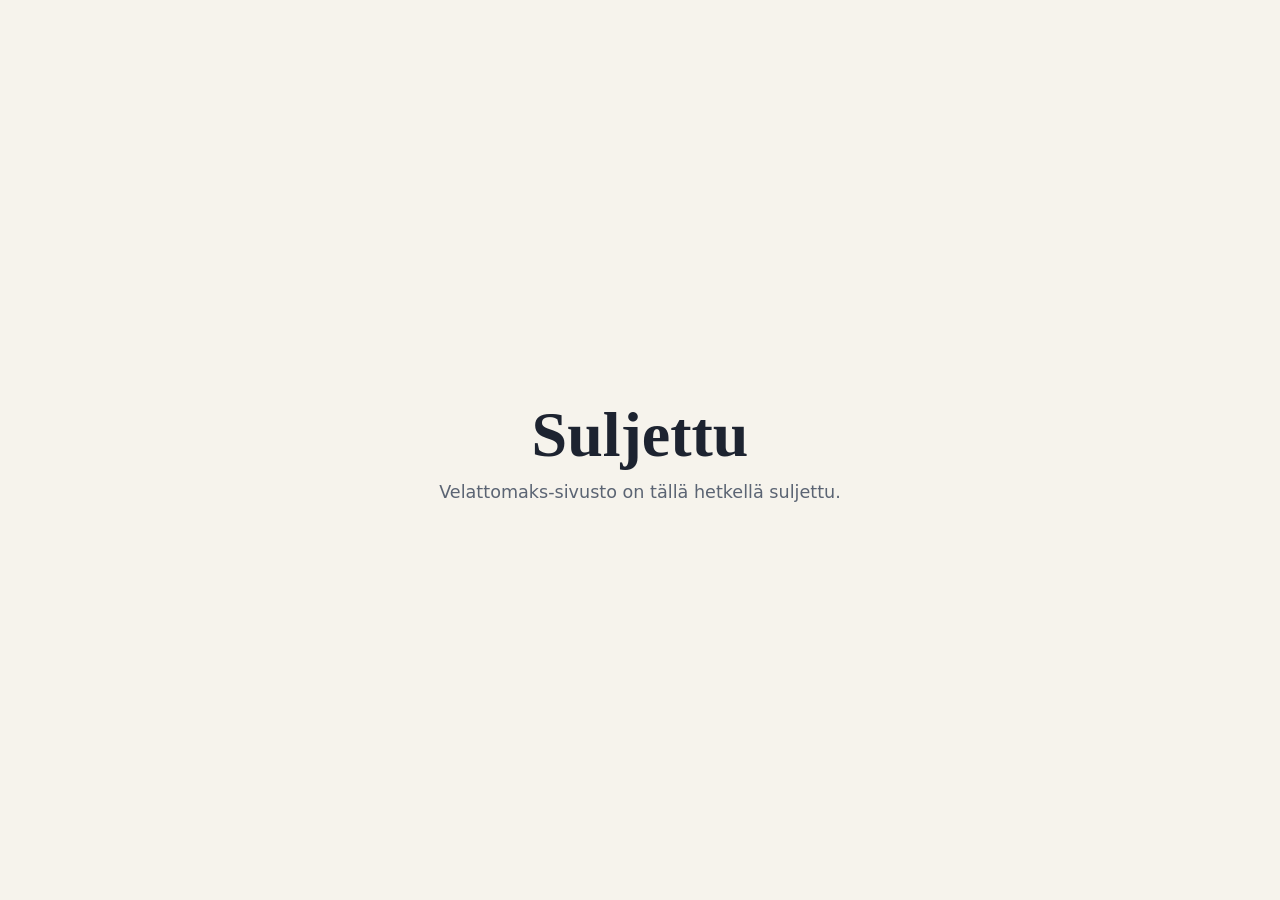
<file: suljettu/index.html>
<!DOCTYPE html>
<html lang="fi">
<head>
<meta charset="UTF-8">
<meta name="viewport" content="width=device-width, initial-scale=1.0">
<meta name="robots" content="noindex">
<title>Velattomaks — suljettu</title>
<link rel="icon" href="data:image/svg+xml,%3Csvg xmlns='http://www.w3.org/2000/svg' viewBox='0 0 64 64'%3E%3Ccircle cx='32' cy='32' r='30' fill='%231d2330'/%3E%3C/svg%3E">
<style>
  :root{--paper:#f6f3ec;--ink:#1d2330;--soft:#5b6473}
  @media (prefers-color-scheme:dark){:root{--paper:#1d2330;--ink:#f6f3ec;--soft:#a9b0bd}}
  *{box-sizing:border-box;margin:0;padding:0}
  body{min-height:100vh;display:flex;align-items:center;justify-content:center;padding:24px;
    background:var(--paper);color:var(--ink);font-family:system-ui,-apple-system,'Segoe UI',sans-serif;text-align:center}
  h1{font-family:Georgia,serif;font-size:clamp(2.2rem,8vw,4rem);margin-bottom:.6rem}
  p{color:var(--soft);font-size:1.1rem}
</style>
</head>
<body>
<main>
  <h1>Suljettu</h1>
  <p>Velattomaks-sivusto on tällä hetkellä suljettu.</p>
</main>
</body>
</html>
</file>
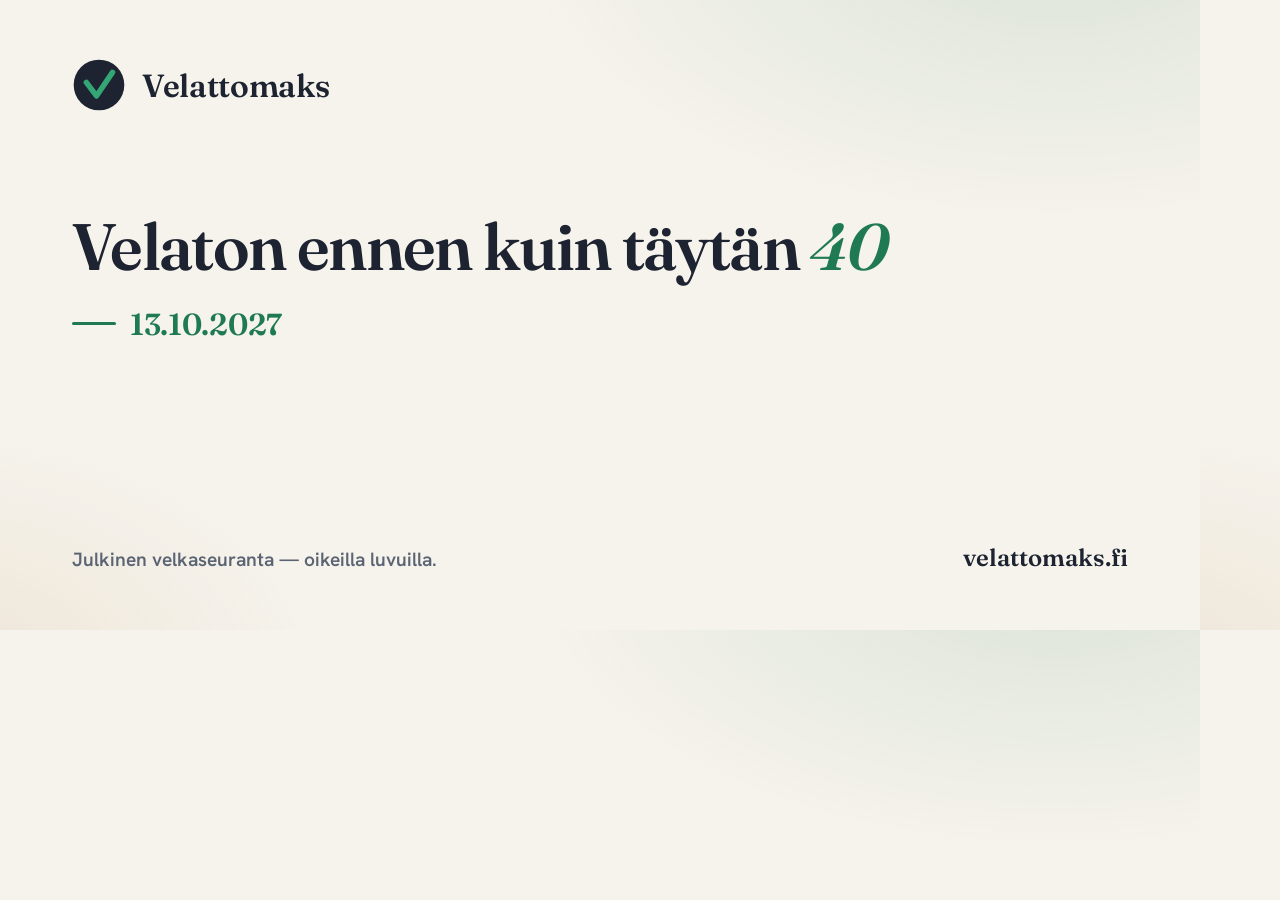
<file: tools/og.html>
<!DOCTYPE html>
<html lang="fi">
<head>
<meta charset="UTF-8">
<link rel="preconnect" href="https://fonts.googleapis.com">
<link rel="preconnect" href="https://fonts.gstatic.com" crossorigin>
<link href="https://fonts.googleapis.com/css2?family=Fraunces:opsz,wght@9..144,400;9..144,600;9..144,700&family=Hanken+Grotesk:wght@500;600;700&display=swap" rel="stylesheet">
<style>
  *{margin:0;padding:0;box-sizing:border-box}
  html,body{width:1200px;height:630px;overflow:hidden}
  body{position:relative;font-family:'Hanken Grotesk',system-ui,sans-serif;color:#1d2330;
    background:#f6f3ec;
    background-image:radial-gradient(900px 500px at 88% -12%,rgba(31,122,84,.13),transparent 60%),
                     radial-gradient(700px 420px at -8% 108%,rgba(176,131,72,.14),transparent 60%)}
  .brand{position:absolute;top:58px;left:72px;display:flex;align-items:center;gap:16px}
  .brand svg{width:54px;height:54px}
  .brand span{font-family:'Fraunces',serif;font-weight:600;font-size:2rem;letter-spacing:-.01em}
  .mid{position:absolute;left:72px;top:212px;right:72px}
  h1{font-family:'Fraunces',serif;font-weight:600;font-size:4.1rem;line-height:1.08;
     letter-spacing:-.025em;max-width:20ch}
  h1 em{font-style:italic;color:#1f7a54}
  .date{margin-top:22px;display:inline-flex;align-items:center;gap:14px;
    font-family:'Fraunces',serif;font-size:1.9rem;font-weight:600;color:#1f7a54;letter-spacing:-.01em}
  .date::before{content:"";width:44px;height:3px;background:#1f7a54;border-radius:2px}
  .foot{position:absolute;left:72px;right:72px;bottom:58px;
    display:flex;align-items:baseline;justify-content:space-between}
  .foot p{font-size:1.2rem;color:#5b6473;font-weight:600;white-space:nowrap}
  .url{font-family:'Fraunces',serif;font-size:1.5rem;font-weight:600;color:#1d2330}
</style>
</head>
<body>
  <div class="brand">
    <svg viewBox="0 0 64 64"><circle cx="32" cy="32" r="30" fill="#1d2330"/><path d="M17 29 29 45 48 17" fill="none" stroke="#34a574" stroke-width="6.5" stroke-linecap="round" stroke-linejoin="round"/></svg>
    <span>Velattomaks</span>
  </div>
  <div class="mid">
    <h1>Velaton ennen kuin täytän <em>40</em></h1>
    <div class="date">13.10.2027</div>
  </div>
  <div class="foot">
    <p>Julkinen velkaseuranta — oikeilla luvuilla.</p>
    <div class="url">velattomaks.fi</div>
  </div>
</body>
</html>
</file>
